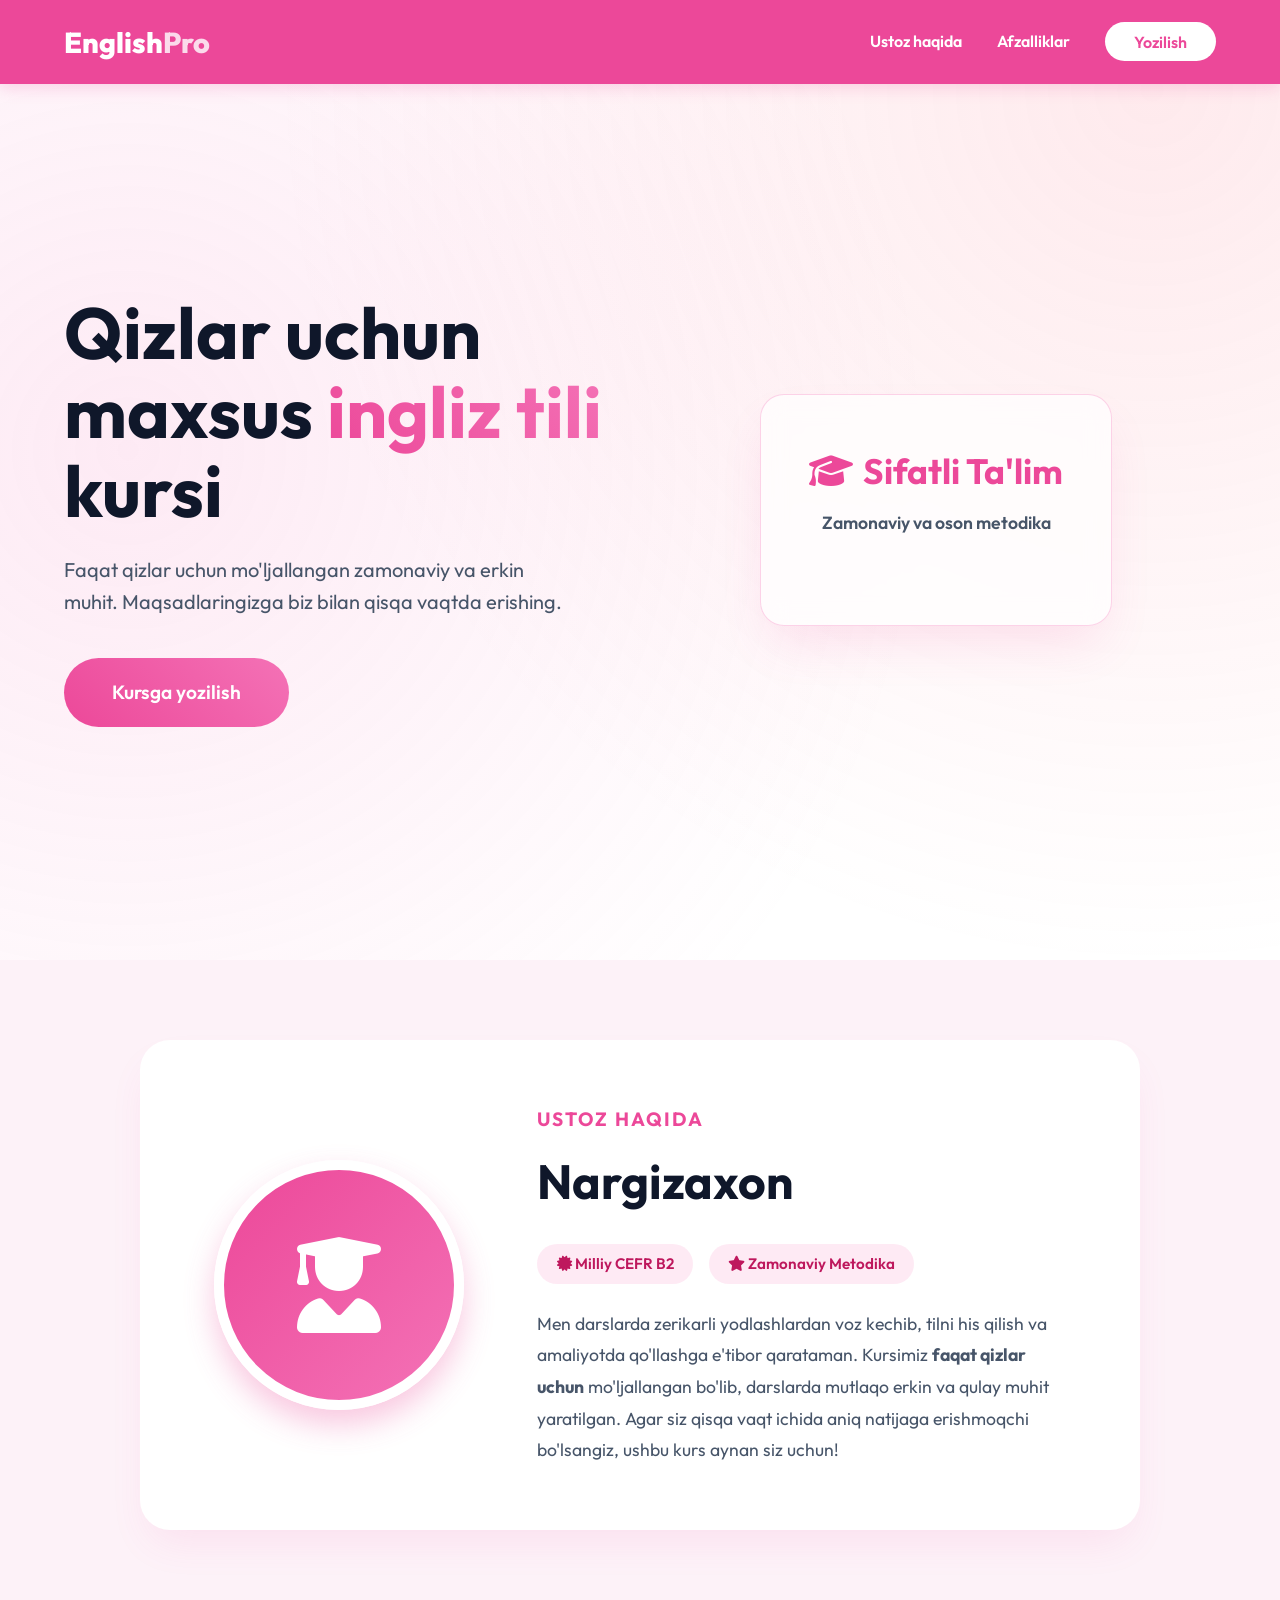
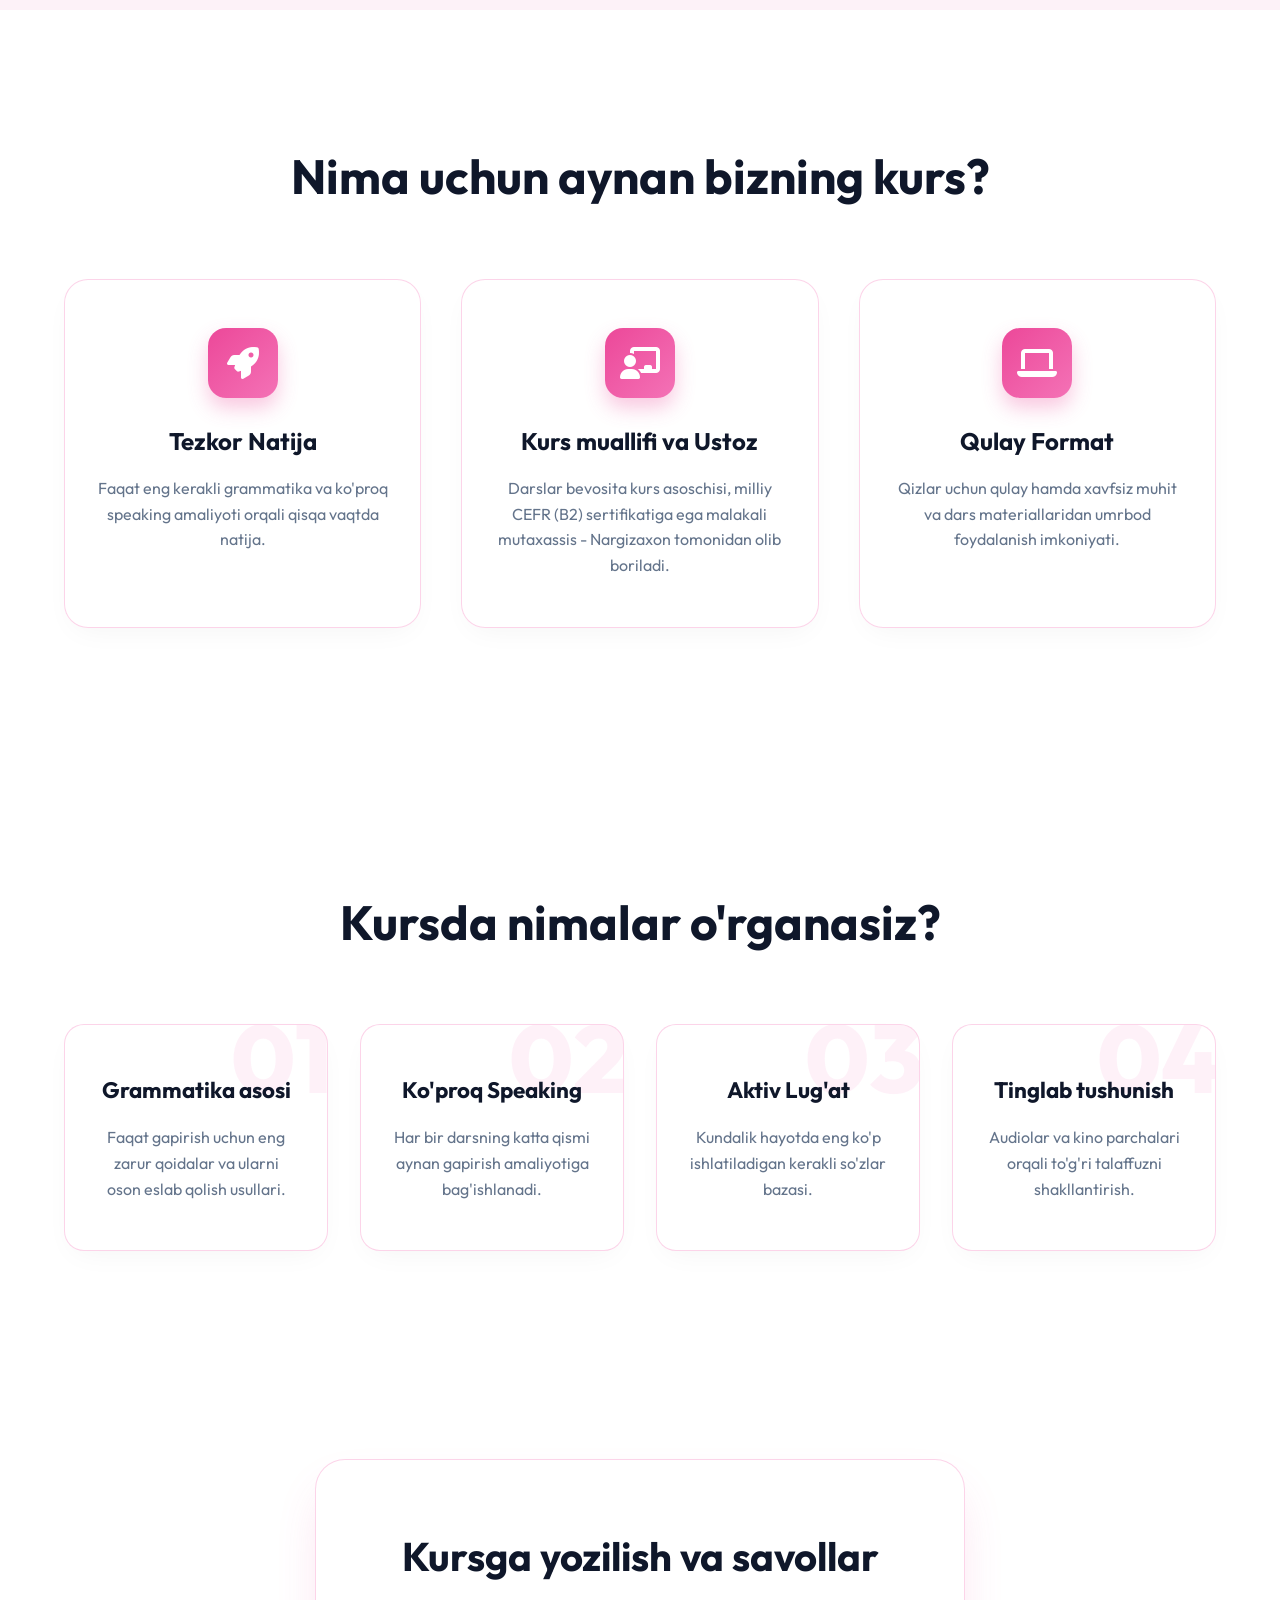
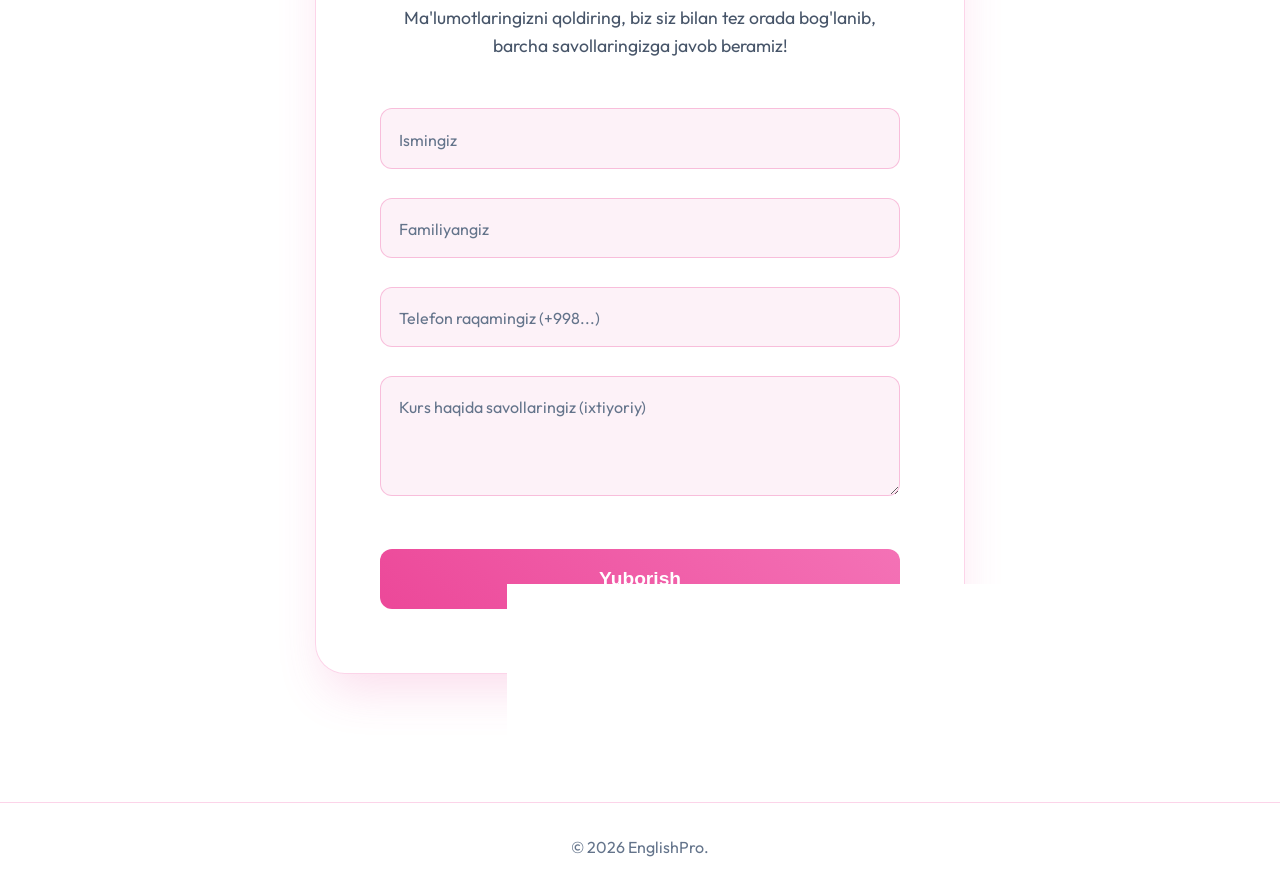
<file: index.html>
<!DOCTYPE html>
<html lang="uz">
<head>
    <meta charset="UTF-8">
    <meta name="viewport" content="width=device-width, initial-scale=1.0">
    <title>Ingliz Tili Kurslari - Eng yaxshi natija</title>
    <meta name="description" content="Zamonaviy metodika asosida ingliz tilini tez va oson o'rganing.">
    <link rel="stylesheet" href="style.css">
    <link href="https://fonts.googleapis.com/css2?family=Outfit:wght@300;400;600;800&display=swap" rel="stylesheet">
    <link rel="stylesheet" href="https://cdnjs.cloudflare.com/ajax/libs/font-awesome/6.4.0/css/all.min.css">
</head>
<body>
    <header class="navbar">
        <div class="logo">English<span>Pro</span></div>
        <nav>
            <a href="#teacher">Ustoz haqida</a>
            <a href="#features">Afzalliklar</a>
            <a href="#contact" class="btn-primary">Yozilish</a>
        </nav>
    </header>

    <main>
        <section class="hero">
            <div class="hero-content">
                <h1>Qizlar uchun maxsus <span class="highlight">ingliz tili</span> kursi</h1>
                <p>Faqat qizlar uchun mo'ljallangan zamonaviy va erkin muhit. Maqsadlaringizga biz bilan qisqa vaqtda erishing.</p>
                <a href="#contact" class="btn-large">Kursga yozilish</a>
            </div>
            <div class="hero-image">
                <div class="glass-card">
                    <h3 style="font-size: 2.2rem; color: #ec4899;"><i class="fa-solid fa-graduation-cap" style="margin-right: 10px;"></i>Sifatli Ta'lim</h3>
                    <p style="font-size: 1.1rem; margin-top: 10px; font-weight: 600;">Zamonaviy va oson metodika</p>
                </div>
            </div>
        </section>

        <section id="teacher" class="teacher-section">
            <div class="teacher-container">
                <div class="teacher-image">
                    <div class="avatar-placeholder">
                        <i class="fa-solid fa-user-graduate"></i>
                    </div>
                </div>
                <div class="teacher-info">
                    <h2>Ustoz haqida</h2>
                    <h3 class="teacher-name">Nargizaxon</h3>
                    <div class="badges">
                        <span class="badge"><i class="fa-solid fa-certificate"></i> Milliy CEFR B2</span>
                        <span class="badge"><i class="fa-solid fa-star"></i> Zamonaviy Metodika</span>
                    </div>
                    <p>Men darslarda zerikarli yodlashlardan voz kechib, tilni his qilish va amaliyotda qo'llashga e'tibor qarataman. Kursimiz <b>faqat qizlar uchun</b> mo'ljallangan bo'lib, darslarda mutlaqo erkin va qulay muhit yaratilgan. Agar siz qisqa vaqt ichida aniq natijaga erishmoqchi bo'lsangiz, ushbu kurs aynan siz uchun!</p>
                </div>
            </div>
        </section>

        <section id="features" class="features">
            <h2>Nima uchun aynan bizning kurs?</h2>
            <div class="features-grid">
                <div class="feature-card">
                    <div class="icon"><i class="fa-solid fa-rocket"></i></div>
                    <h3>Tezkor Natija</h3>
                    <p>Faqat eng kerakli grammatika va ko'proq speaking amaliyoti orqali qisqa vaqtda natija.</p>
                </div>
                <div class="feature-card">
                    <div class="icon"><i class="fa-solid fa-chalkboard-user"></i></div>
                    <h3>Kurs muallifi va Ustoz</h3>
                    <p>Darslar bevosita kurs asoschisi, milliy CEFR (B2) sertifikatiga ega malakali mutaxassis - Nargizaxon tomonidan olib boriladi.</p>
                </div>
                <div class="feature-card">
                    <div class="icon"><i class="fa-solid fa-laptop"></i></div>
                    <h3>Qulay Format</h3>
                    <p>Qizlar uchun qulay hamda xavfsiz muhit va dars materiallaridan umrbod foydalanish imkoniyati.</p>
                </div>
            </div>
        </section>

        <section id="curriculum" class="curriculum">
            <h2>Kursda nimalar o'rganasiz?</h2>
            <div class="curriculum-grid">
                <div class="curriculum-item">
                    <div class="step">01</div>
                    <h4>Grammatika asosi</h4>
                    <p>Faqat gapirish uchun eng zarur qoidalar va ularni oson eslab qolish usullari.</p>
                </div>
                <div class="curriculum-item">
                    <div class="step">02</div>
                    <h4>Ko'proq Speaking</h4>
                    <p>Har bir darsning katta qismi aynan gapirish amaliyotiga bag'ishlanadi.</p>
                </div>
                <div class="curriculum-item">
                    <div class="step">03</div>
                    <h4>Aktiv Lug'at</h4>
                    <p>Kundalik hayotda eng ko'p ishlatiladigan kerakli so'zlar bazasi.</p>
                </div>
                <div class="curriculum-item">
                    <div class="step">04</div>
                    <h4>Tinglab tushunish</h4>
                    <p>Audiolar va kino parchalari orqali to'g'ri talaffuzni shakllantirish.</p>
                </div>
            </div>
        </section>

        <section id="contact" class="contact-section">
            <div class="contact-container">
                <h2>Kursga yozilish va savollar</h2>
                <p>Ma'lumotlaringizni qoldiring, biz siz bilan tez orada bog'lanib, barcha savollaringizga javob beramiz!</p>
                
                <form name="course-contact" method="POST" data-netlify="true" action="/success.html" class="contact-form">
                    <div class="input-group">
                        <input type="text" name="name" id="name" required placeholder=" ">
                        <label for="name">Ismingiz</label>
                    </div>
                    <div class="input-group">
                        <input type="text" name="surname" id="surname" required placeholder=" ">
                        <label for="surname">Familiyangiz</label>
                    </div>
                    <div class="input-group">
                        <input type="tel" name="phone" id="phone" required placeholder=" ">
                        <label for="phone">Telefon raqamingiz (+998...)</label>
                    </div>
                    <div class="input-group">
                        <textarea name="question" id="question" rows="4" placeholder=" "></textarea>
                        <label for="question">Kurs haqida savollaringiz (ixtiyoriy)</label>
                    </div>
                    <button type="submit" class="btn-submit">Yuborish</button>
                </form>
            </div>
        </section>
    </main>

    <footer>
        <p>&copy; 2026 EnglishPro.</p>
    </footer>

    <script src="script.js"></script>
</body>
</html>
</file>
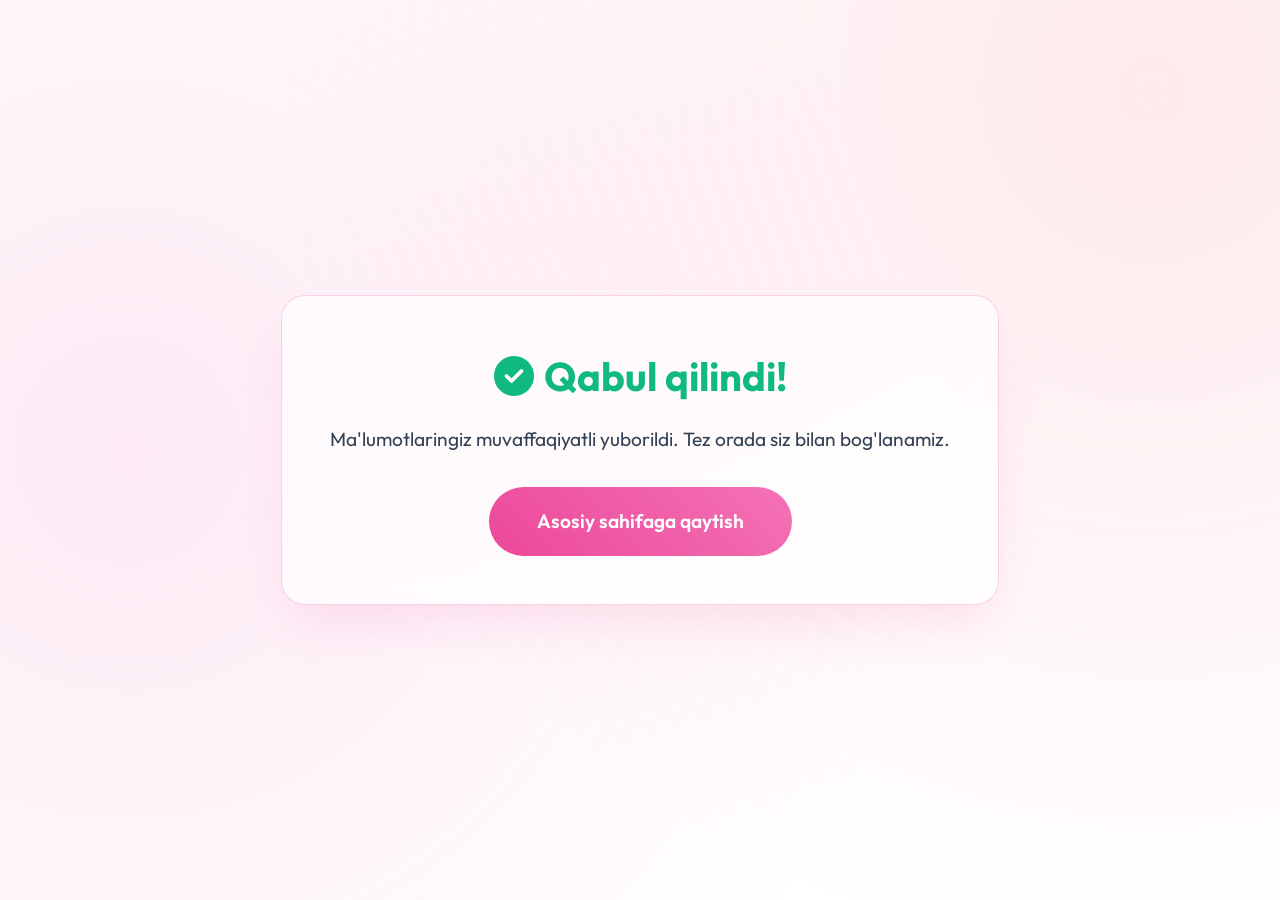
<file: success.html>
<!DOCTYPE html>
<html lang="uz">
<head>
    <meta charset="UTF-8">
    <meta name="viewport" content="width=device-width, initial-scale=1.0">
    <title>Muvaffaqiyatli - Ingliz Tili Kurslari</title>
    <link rel="stylesheet" href="style.css">
    <link href="https://fonts.googleapis.com/css2?family=Outfit:wght@300;400;600;800&display=swap" rel="stylesheet">
    <link rel="stylesheet" href="https://cdnjs.cloudflare.com/ajax/libs/font-awesome/6.4.0/css/all.min.css">
</head>
<body>
    <div class="success-page">
        <div class="glass-card success-card">
            <h1 class="success-title"><i class="fa-solid fa-circle-check" style="margin-right: 10px;"></i>Qabul qilindi!</h1>
            <p class="success-text">Ma'lumotlaringiz muvaffaqiyatli yuborildi. Tez orada siz bilan bog'lanamiz.</p>
            <a href="/" class="btn-large">Asosiy sahifaga qaytish</a>
        </div>
    </div>
</body>
</html>
</file>
<file: style.css>
:root {
    --bg-color: #ffffff;
    --text-color: #334155;
    --heading-color: #0f172a;
    --primary: #ec4899; /* Stronger pink for buttons and highlights */
    --primary-hover: #be185d;
    --secondary: #f472b6; /* Light pink */
    --glass-bg: rgba(255, 255, 255, 0.7);
    --glass-border: rgba(244, 114, 182, 0.3);
    --input-bg: #fdf2f8; /* Very light pink background for inputs */
}

* { margin: 0; padding: 0; box-sizing: border-box; }
body {
    font-family: 'Outfit', sans-serif;
    background-color: var(--bg-color);
    color: var(--text-color);
    line-height: 1.6;
    overflow-x: hidden;
}

/* Background gradient effects */
body::before {
    content: '';
    position: fixed;
    top: -50%; left: -50%; width: 200%; height: 200%;
    background: radial-gradient(circle at 30% 50%, rgba(244, 114, 182, 0.15), transparent 40%),
                radial-gradient(circle at 70% 30%, rgba(251, 113, 133, 0.15), transparent 40%);
    z-index: -1; pointer-events: none;
}

.navbar {
    display: flex; justify-content: space-between; align-items: center;
    padding: 1.2rem 5%; position: fixed; width: 100%; top: 0; z-index: 100;
    background: var(--primary);
    box-shadow: 0 4px 15px rgba(236, 72, 153, 0.2);
}

.logo { font-size: 1.8rem; font-weight: 800; color: white; }
.logo span { color: rgba(255,255,255,0.8); }

nav a {
    color: white; text-decoration: none; margin-left: 2rem;
    font-weight: 600; transition: opacity 0.3s;
}
nav a:hover:not(.btn-primary) { opacity: 0.8; color: white; }

.btn-primary {
    background: var(--primary); color: white !important;
    padding: 0.6rem 1.8rem; border-radius: 50px; transition: all 0.3s;
}
.btn-primary:hover {
    background: var(--primary-hover); transform: translateY(-2px);
    box-shadow: 0 10px 20px rgba(236, 72, 153, 0.3);
}
.navbar .btn-primary {
    background: white; color: var(--primary) !important;
}
.navbar .btn-primary:hover {
    background: #f8fafc; color: var(--primary-hover) !important;
    box-shadow: 0 10px 20px rgba(0, 0, 0, 0.1);
}

.hero {
    min-height: 100vh; display: flex; align-items: center; justify-content: space-between;
    padding: 0 5%; margin-top: 60px;
}
.hero-content { flex: 1; padding-right: 2rem; }
.hero h1 { font-size: 4.5rem; line-height: 1.1; margin-bottom: 1.5rem; color: var(--heading-color); }
.highlight {
    background: linear-gradient(45deg, var(--primary), var(--secondary));
    -webkit-background-clip: text; -webkit-text-fill-color: transparent;
}
.hero p { font-size: 1.25rem; color: #475569; margin-bottom: 2.5rem; max-width: 500px; }

.btn-large {
    display: inline-block; background: linear-gradient(45deg, var(--primary), var(--secondary));
    color: white; padding: 1.2rem 3rem; font-size: 1.2rem; font-weight: 600;
    text-decoration: none; border-radius: 50px; transition: all 0.3s;
}
.btn-large:hover {
    transform: translateY(-3px) scale(1.05); box-shadow: 0 15px 30px rgba(236, 72, 153, 0.4);
}

.hero-image { flex: 1; display: flex; justify-content: center; align-items: center; position: relative; }
.glass-card {
    background: var(--glass-bg); backdrop-filter: blur(12px); -webkit-backdrop-filter: blur(12px);
    border: 1px solid var(--glass-border); padding: 3rem; border-radius: 24px; text-align: center;
    animation: float 6s ease-in-out infinite; box-shadow: 0 25px 50px -12px rgba(236, 72, 153, 0.15);
}
@keyframes float { 0%, 100% { transform: translateY(0); } 50% { transform: translateY(-20px); } }

.features { padding: 8rem 5%; text-align: center; }
.features h2 { font-size: 3rem; margin-bottom: 4rem; color: var(--heading-color); }
.features-grid { display: grid; grid-template-columns: repeat(auto-fit, minmax(300px, 1fr)); gap: 2.5rem; }
.feature-card {
    background: var(--glass-bg); border: 1px solid var(--glass-border);
    padding: 3rem 2rem; border-radius: 24px; transition: all 0.4s;
    box-shadow: 0 10px 30px -10px rgba(0,0,0,0.05);
}
.feature-card:hover {
    transform: translateY(-15px); border-color: var(--primary);
    box-shadow: 0 20px 40px -10px rgba(236, 72, 153, 0.2);
}
.feature-card .icon {
    font-size: 2rem;
    margin-bottom: 1.5rem;
    color: white;
    background: linear-gradient(135deg, var(--primary), var(--secondary));
    width: 70px;
    height: 70px;
    display: inline-flex;
    align-items: center;
    justify-content: center;
    border-radius: 18px;
    box-shadow: 0 10px 20px rgba(236, 72, 153, 0.3);
}
.feature-card h3 { font-size: 1.5rem; margin-bottom: 1rem; color: var(--heading-color); }
.feature-card p { color: #64748b; }

/* Teacher Section */
.teacher-section { padding: 5rem 5%; background: var(--input-bg); }
.teacher-container {
    display: flex; gap: 4rem; align-items: center; max-width: 1000px; margin: 0 auto;
    background: white; padding: 4rem; border-radius: 30px;
    box-shadow: 0 20px 40px -10px rgba(236, 72, 153, 0.1);
}
.teacher-image { flex: 1; display: flex; justify-content: center; }
.avatar-placeholder {
    width: 250px; height: 250px; background: linear-gradient(135deg, var(--primary), var(--secondary));
    border-radius: 50%; display: flex; align-items: center; justify-content: center;
    color: white; font-size: 6rem; box-shadow: 0 15px 30px rgba(236, 72, 153, 0.3);
    border: 10px solid white;
}
.teacher-info { flex: 2; text-align: left; }
.teacher-info h2 { color: var(--primary); font-size: 1.2rem; text-transform: uppercase; letter-spacing: 2px; margin-bottom: 0.5rem; }
.teacher-name { font-size: 3rem; color: var(--heading-color); margin-bottom: 1.5rem; }
.badges { display: flex; gap: 1rem; margin-bottom: 1.5rem; flex-wrap: wrap; }
.badge {
    background: rgba(244, 114, 182, 0.15); color: var(--primary-hover);
    padding: 0.5rem 1.2rem; border-radius: 50px; font-weight: 600; font-size: 0.95rem;
}
.teacher-info p { color: #475569; font-size: 1.1rem; line-height: 1.8; }

/* Curriculum Section */
.curriculum { padding: 8rem 5%; text-align: center; }
.curriculum h2 { font-size: 3rem; margin-bottom: 4rem; color: var(--heading-color); }
.curriculum-grid {
    display: grid; grid-template-columns: repeat(auto-fit, minmax(250px, 1fr)); gap: 2rem;
    max-width: 1200px; margin: 0 auto;
}
.curriculum-item {
    background: white; padding: 3rem 2rem; border-radius: 20px;
    box-shadow: 0 10px 30px -10px rgba(0,0,0,0.05); transition: all 0.3s;
    position: relative; overflow: hidden; border: 1px solid var(--glass-border);
}
.curriculum-item:hover {
    transform: translateY(-10px); box-shadow: 0 20px 40px -10px rgba(236, 72, 153, 0.2);
    border-color: var(--primary);
}
.step {
    position: absolute; top: -15px; right: -5px; font-size: 6rem; font-weight: 800;
    color: rgba(244, 114, 182, 0.1); line-height: 1; z-index: 0; user-select: none;
}
.curriculum-item h4 { font-size: 1.4rem; color: var(--heading-color); margin-bottom: 1rem; position: relative; z-index: 1; }
.curriculum-item p { color: #64748b; position: relative; z-index: 1; }

.contact-section { padding: 5rem 5% 8rem; display: flex; justify-content: center; }
.contact-container {
    background: var(--glass-bg); backdrop-filter: blur(20px); -webkit-backdrop-filter: blur(20px);
    border: 1px solid var(--glass-border); padding: 4rem; border-radius: 30px;
    max-width: 650px; width: 100%; text-align: center;
    box-shadow: 0 25px 50px -12px rgba(236, 72, 153, 0.2);
}
.contact-container h2 { font-size: 2.5rem; margin-bottom: 1rem; color: var(--heading-color); }
.contact-container p { color: #475569; margin-bottom: 3rem; font-size: 1.1rem; }
.contact-form { display: flex; flex-direction: column; gap: 1.8rem; }
.input-group { position: relative; text-align: left; }
.input-group input, .input-group textarea {
    width: 100%; background: var(--input-bg); border: 1px solid rgba(236, 72, 153, 0.3);
    padding: 1.2rem; border-radius: 12px; color: var(--text-color); font-size: 1rem;
    font-family: inherit; outline: none; transition: all 0.3s;
}
.input-group textarea { resize: vertical; min-height: 120px; }
.input-group input:focus, .input-group textarea:focus {
    border-color: var(--primary); box-shadow: 0 0 15px rgba(236, 72, 153, 0.2); background: white;
}
.input-group label {
    position: absolute; left: 1.2rem; top: 1.2rem; color: #64748b;
    transition: all 0.3s ease; pointer-events: none; font-size: 1rem;
}
.input-group input:focus ~ label, .input-group input:not(:placeholder-shown) ~ label,
.input-group textarea:focus ~ label, .input-group textarea:not(:placeholder-shown) ~ label {
    top: -0.6rem; left: 1rem; font-size: 0.85rem; background: white;
    padding: 0 0.5rem; color: var(--primary); border-radius: 4px; border: 1px solid rgba(236, 72, 153, 0.3);
}

.btn-submit {
    background: linear-gradient(45deg, var(--primary), var(--secondary));
    color: white; border: none; padding: 1.2rem; font-size: 1.2rem; font-weight: 600;
    border-radius: 12px; cursor: pointer; transition: all 0.3s; margin-top: 1rem;
}
.btn-submit:hover { transform: translateY(-2px); box-shadow: 0 10px 25px rgba(236, 72, 153, 0.4); }

.success-page { height: 100vh; display: flex; justify-content: center; align-items: center; text-align: center; padding: 0 5%; }
.success-title { color: #10b981; font-size: 2.5rem; margin-bottom: 1rem; }
.success-text { font-size: 1.2rem; margin-bottom: 2rem; }
footer { text-align: center; padding: 2rem; border-top: 1px solid var(--glass-border); color: #64748b; background: rgba(255, 255, 255, 0.9); }

@media (max-width: 768px) {
    .hero { flex-direction: column; text-align: center; padding-top: 6rem; margin-top: 40px; }
    .hero-content { padding-right: 0; margin-bottom: 2rem; }
    .hero h1 { font-size: 2rem; margin-bottom: 1rem; }
    .hero p { font-size: 1rem; margin-bottom: 1.5rem; }
    .btn-large { padding: 0.8rem 2rem; font-size: 1rem; }
    .glass-card { padding: 1.5rem; border-radius: 16px; }
    nav { display: none; }
    
    .teacher-container { flex-direction: column; padding: 1.5rem; text-align: center; gap: 1.5rem; border-radius: 20px; }
    .teacher-info { text-align: center; }
    .teacher-info p { font-size: 0.95rem; }
    .badges { justify-content: center; gap: 0.5rem; margin-bottom: 1rem; }
    .badge { font-size: 0.85rem; padding: 0.4rem 1rem; }
    .avatar-placeholder { width: 130px; height: 130px; font-size: 3.5rem; border-width: 6px; }
    
    .features, .curriculum, .teacher-section { padding: 3rem 5%; }
    .features h2, .curriculum h2 { font-size: 1.8rem; margin-bottom: 2rem; }
    .teacher-name { font-size: 2rem; margin-bottom: 1rem; }
    
    .feature-card { padding: 1.5rem; border-radius: 16px; }
    .feature-card .icon { width: 50px; height: 50px; font-size: 1.5rem; margin-bottom: 1rem; border-radius: 12px; }
    .feature-card h3 { font-size: 1.2rem; margin-bottom: 0.5rem; }
    
    .curriculum-item { padding: 1.5rem; border-radius: 16px; }
    .step { font-size: 4rem; top: -10px; right: -5px; }
    .curriculum-item h4 { font-size: 1.2rem; }
    
    .contact-section { padding: 1.5rem 2% 3rem; }
    .contact-container { padding: 1.5rem; border-radius: 16px; max-width: 100%; }
    .contact-container h2 { font-size: 1.6rem; margin-bottom: 0.5rem; }
    .contact-container p { font-size: 0.9rem; margin-bottom: 1.2rem; }
    .contact-form { gap: 1.2rem; }
    .input-group input, .input-group textarea { padding: 0.8rem 1rem; font-size: 0.95rem; border-radius: 10px; }
    .input-group label { top: 0.8rem; left: 1rem; font-size: 0.95rem; }
    .input-group textarea { min-height: 80px; }
    .btn-submit { padding: 0.9rem; font-size: 1.1rem; }
    
    .success-title { font-size: 1.8rem; }
    .success-text { font-size: 1rem; margin-bottom: 1.5rem; }
}
</file>
